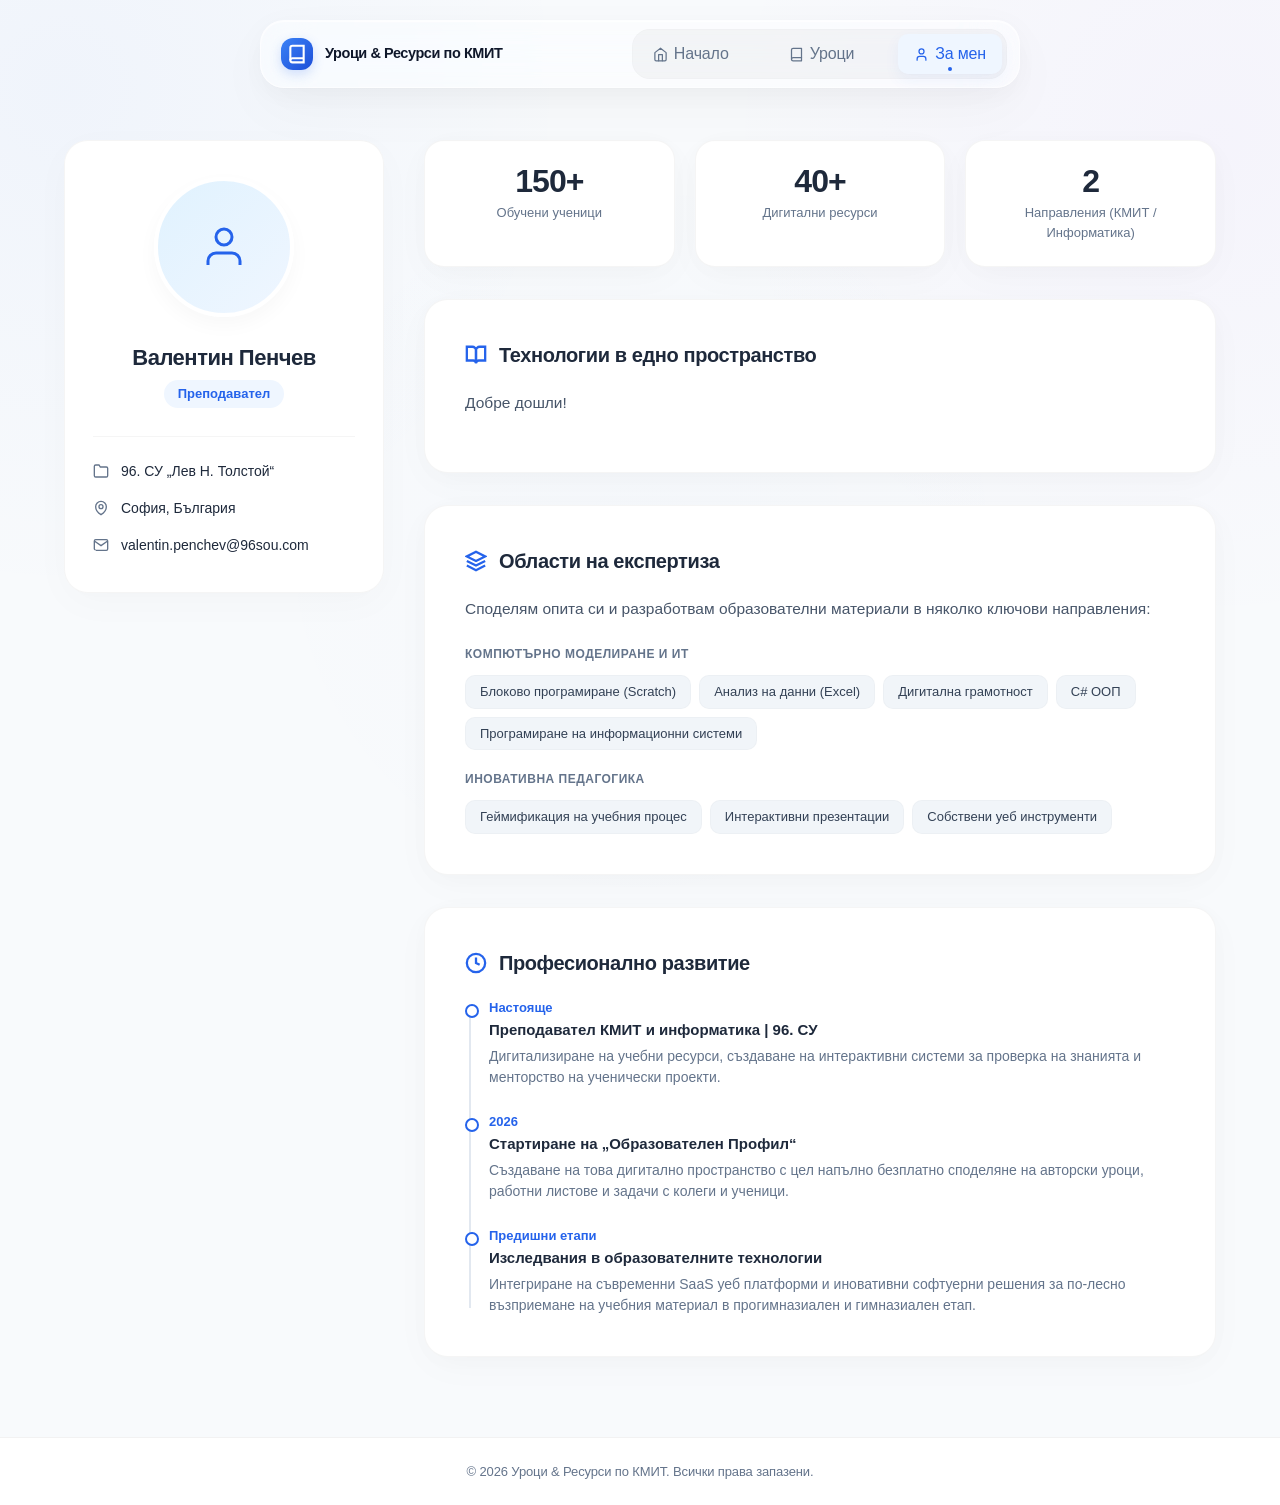
<file: about.html>
<!DOCTYPE html>
<html lang="bg">
<head>
    <meta charset="UTF-8">
    <meta name="viewport" content="width=device-width, initial-scale=1.0">
    <title>За мен | Образователен Профил</title>
    <link rel="stylesheet" href="style.css">
</head>
<body>

    <nav class="main-nav">
    <div class="nav-container">
        <a href="index.html" class="logo-area">
            <div class="logo-icon">
                <svg width="20" height="20" viewBox="0 0 24 24" fill="none" stroke="currentColor" stroke-width="2.5"><path d="M4 19.5A2.5 2.5 0 0 1 6.5 17H20"></path><path d="M4 4.5A2.5 2.5 0 0 1 6.5 2H20v20H6.5A2.5 2.5 0 0 1 4 19.5z"></path></svg>
            </div>
            <span>Уроци & Ресурси по КМИТ</span>
        </a>
        <div class="nav-links">
            <a href="index.html">
                <svg width="15" height="15" viewBox="0 0 24 24" fill="none" stroke="currentColor" stroke-width="2" stroke-linecap="round" stroke-linejoin="round"><path d="m3 9 9-7 9 7v11a2 2 0 0 1-2 2H5a2 2 0 0 1-2-2z"/><polyline points="9 22 9 12 15 12 15 22"/></svg>
                    <span>Начало</span>
            </a>
            <a href="lessons.html">
                <svg width="15" height="15" viewBox="0 0 24 24" fill="none" stroke="currentColor" stroke-width="2" stroke-linecap="round" stroke-linejoin="round"><path d="M4 19.5A2.5 2.5 0 0 1 6.5 17H20"/><path d="M4 4.5A2.5 2.5 0 0 1 6.5 2H20v20H6.5A2.5 2.5 0 0 1 4 19.5z"/></svg>
                    <span>Уроци</span>
            </a>
            <a href="about.html" class="active">
                <svg width="15" height="15" viewBox="0 0 24 24" fill="none" stroke="currentColor" stroke-width="2" stroke-linecap="round" stroke-linejoin="round"><path d="M19 21v-2a4 4 0 0 0-4-4H9a4 4 0 0 0-4 4v2"/><circle cx="12" cy="7" r="4"/></svg>
                <span>За мен</span>
            </a>
        </div>
    </div>
</nav>

    <main class="container about-grid-container">
        
        <aside class="profile-sticky-card">
            <div class="profile-avatar-wrapper">
                <div class="profile-avatar-placeholder">
                    <svg width="48" height="48" viewBox="0 0 24 24" fill="none" stroke="currentColor" stroke-width="1.5"><path d="M20 21v-2a4 4 0 0 0-4-4H8a4 4 0 0 0-4 4v2"></path><circle cx="12" cy="7" r="4"></circle></svg>
                </div>
            </div>
            <h1>Валентин Пенчев</h1> <span class="profile-role-tag">Преподавател</span>
            
            <div class="profile-info-list">
                <div class="info-row">
                    <svg width="16" height="16" viewBox="0 0 24 24" fill="none" stroke="currentColor" stroke-width="2"><path d="M22 19a2 2 0 0 1-2 2H4a2 2 0 0 1-2-2V5a2 2 0 0 1 2-2h5l2 3h9a2 2 0 0 1 2 2z"></path></svg>
                    <span>96. СУ „Лев Н. Толстой“</span>
                </div>
                <div class="info-row">
                    <svg width="16" height="16" viewBox="0 0 24 24" fill="none" stroke="currentColor" stroke-width="2"><path d="M12 22s-8-4.5-8-11.8A8 8 0 0 1 12 2a8 8 0 0 1 8 8.2c0 7.3-8 11.8-8 11.8z"></path><circle cx="12" cy="10" r="3"></circle></svg>
                    <span>София, България</span>
                </div>
                <div class="info-row">
                    <svg width="16" height="16" viewBox="0 0 24 24" fill="none" stroke="currentColor" stroke-width="2"><path d="M4 4h16c1.1 0 2 .9 2 2v12c0 1.1-.9 2-2 2H4c1.1 0-2-.9-2-2V6c0-1.1.9-2 2-2z"></path><polyline points="22,6 12,13 2,6"></polyline></svg>
                    <span>valentin.penchev@96sou.com</span>
                </div>
            </div>
        </aside>

        <section class="about-main-content">
            
            <div class="about-stats-grid">
                <div class="stat-mini-box">
                    <div class="stat-num">150+</div>
                    <div class="stat-lbl">Обучени ученици</div>
                </div>
                <div class="stat-mini-box">
                    <div class="stat-num">40+</div>
                    <div class="stat-lbl">Дигитални ресурси</div>
                </div>
                <div class="stat-mini-box">
                    <div class="stat-num">2</div>
                    <div class="stat-lbl">Направления (КМИТ / Информатика)</div>
                </div>
            </div>

            <article class="about-modular-card">
                <div class="card-title-area">
                    <div class="card-title-icon">
                        <svg width="22" height="22" viewBox="0 0 24 24" fill="none" stroke="currentColor" stroke-width="2.5"><path d="M2 3h6a4 4 0 0 1 4 4v14a3 3 0 0 0-3-3H2z"></path><path d="M22 3h-6a4 4 0 0 0-4 4v14a3 3 0 0 1 3-3h7z"></path></svg>
                    </div>
                    <h2>Технологии в едно пространство</h2>
                </div>
                <p>
                    Добре дошли! 
                <p>
                    
                </p>
            </article>

            <article class="about-modular-card">
                <div class="card-title-area">
                    <div class="card-title-icon">
                        <svg width="22" height="22" viewBox="0 0 24 24" fill="none" stroke="currentColor" stroke-width="2.5"><polygon points="12 2 2 7 12 12 22 7 12 2"></polygon><polyline points="2 17 12 22 22 17"></polyline><polyline points="2 12 12 17 22 12"></polyline></svg>
                    </div>
                    <h2>Области на експертиза</h2>
                </div>
                <p>Споделям опита си и разработвам образователни материали в няколко ключови направления:</p>
                
                <div class="skills-group-wrapper">
                    <div class="skills-group-title">Компютърно моделиране и ИТ</div>
                    <div class="skills-tags-flex">
                        <span class="skill-tag-pill">Блоково програмиране (Scratch)</span>
                        <span class="skill-tag-pill">Анализ на данни (Excel)</span>
                        <span class="skill-tag-pill">Дигитална грамотност</span>
                        <span class="skill-tag-pill">C# ООП</span>
                        <span class="skill-tag-pill">Програмиране на информационни системи</span>
                    </div>  

                    <div class="skills-group-title">Иновативна Педагогика</div>
                    <div class="skills-tags-flex">
                        <span class="skill-tag-pill">Геймификация на учебния процес</span>
                        <span class="skill-tag-pill">Интерактивни презентации</span>
                        <span class="skill-tag-pill">Собствени уеб инструменти</span>
                    </div>
                </div>
            </article>

            <article class="about-modular-card">
                <div class="card-title-area">
                    <div class="card-title-icon">
                        <svg width="22" height="22" viewBox="0 0 24 24" fill="none" stroke="currentColor" stroke-width="2.5"><circle cx="12" cy="12" r="10"></circle><polyline points="12 6 12 12 16 14"></polyline></svg>
                    </div>
                    <h2>Професионално развитие</h2>
                </div>
                
                <div class="timeline-wrapper">
                    <div class="timeline-node">
                        <div class="timeline-year">Настояще</div>
                        <div class="timeline-title">Преподавател КМИТ и информатика | 96. СУ</div>
                        <div class="timeline-desc">Дигитализиране на учебни ресурси, създаване на интерактивни системи за проверка на знанията и менторство на ученически проекти.</div>
                    </div>
                    <div class="timeline-node">
                        <div class="timeline-year">2026</div>
                        <div class="timeline-title">Стартиране на „Образователен Профил“</div>
                        <div class="timeline-desc">Създаване на това дигитално пространство с цел напълно безплатно споделяне на авторски уроци, работни листове и задачи с колеги и ученици.</div>
                    </div>
                    <div class="timeline-node">
                        <div class="timeline-year">Предишни етапи</div>
                        <div class="timeline-title">Изследвания в образователните технологии</div>
                        <div class="timeline-desc">Интегриране на съвременни SaaS уеб платформи и иновативни софтуерни решения за по-лесно възприемане на учебния материал в прогимназиален и гимназиален етап.</div>
                    </div>
                </div>
            </article>

        </section>
    </main>

    <footer class="main-footer" style="background-color: #ffffff; border-top: 1px solid rgba(0, 0, 0, 0.05); padding: 24px 0; text-align: center;">
        <div class="container">
            <p style="color: var(--text-muted); font-size: 13px; margin: 0; letter-spacing: -0.01em;">
                &copy; 2026 Уроци & Ресурси по КМИТ. Всички права запазени.
            </p>
        </div>
    </footer>

</body>
</html>
</file>
<file: style.css>
:root {
    --bg-base: #f8fafc;
    --bg-card: #ffffff;
    --accent-blue: #2563eb;
    --accent-blue-light: #eff6ff;
    --text-main: #1e293b;
    --text-muted: #64748b;
    --border-color: rgba(0, 0, 0, 0.04);
    
    /* Идентични заобления като на дизайна */
    --radius-card: 24px;
    --radius-pill: 30px;
    --radius-btn: 10px;
    
    /* Изтънчени наслоени сенки */
    --shadow-premium: 0 4px 24px rgba(0, 0, 0, 0.015), 
                      0 10px 40px rgba(0, 0, 0, 0.025);
}

* {
    margin: 0;
    padding: 0;
    box-sizing: border-box;
}

body {
    font-family: -apple-system, BlinkMacSystemFont, "Segoe UI", Roboto, Helvetica, Arial, sans-serif;
    background-color: var(--bg-base);
    color: var(--text-main);
    line-height: 1.5;
    -webkit-font-smoothing: antialiased;
    
    /* Фини, меки дигитални преливания в ъглите точно като на примерите */
    background-image: 
        radial-gradient(circle at 5% 10%, rgba(37, 99, 235, 0.04) 0%, transparent 35%),
        radial-gradient(circle at 95% 15%, rgba(147, 51, 234, 0.03) 0%, transparent 35%),
        radial-gradient(circle at 50% 60%, rgba(37, 99, 235, 0.01) 0%, transparent 50%);
    background-attachment: fixed;
}

.container {
    max-width: 1200px;
    margin: 0 auto;
    padding: 0 24px;
}

/* ==========================================================================
   НОВ PREMIUM HEADER (APPLE / SAAS BLUR STYLE)
   ========================================================================== */
/* ==========================================================================
   THE ULTIMATE FLOATING GLASS DOCK (PREMIUM SAAS STYLE)
   ========================================================================== */
.main-nav {
    position: fixed;
    top: 20px;
    left: 50%;
    transform: translateX(-50%);
    width: calc(100% - 40px);
    max-width: 760px; /* Компактен, за да изглежда като истински dock */
    z-index: 1000;
    
    /* Истински Apple Glassmorphism */
    background: rgba(255, 255, 255, 0.45);
    backdrop-filter: blur(24px) saturate(190%);
    -webkit-backdrop-filter: blur(24px) saturate(190%);
    
    /* Двойна рамка за изтънчен стъклен ръб */
    border: 1px solid rgba(255, 255, 255, 0.6);
    border-radius: 24px;
    
    /* Луксозни наслоени сенки + вътрешна за обем */
    box-shadow: 
        0 1px 2px rgba(0, 0, 0, 0.02),
        0 8px 32px rgba(0, 0, 0, 0.04),
        0 20px 60px rgba(0, 0, 0, 0.03),
        inset 0 1px 1px rgba(255, 255, 255, 0.8);
        
    transition: all 0.4s cubic-bezier(0.16, 1, 0.3, 1);
}

/* Когато потребителят скролира, хедърът става малко по-солиден */
body:has(> *:not(.main-nav):target) .main-nav {
    background: rgba(255, 255, 255, 0.7);
    top: 14px;
}

.nav-container {
    padding: 8px 12px 8px 20px;
    display: flex;
    align-items: center;
    justify-content: space-between;
    width: 100%;
}

/* Лого зона */
.logo-area {
    display: flex;
    align-items: center;
    gap: 12px;
    text-decoration: none;
    color: #0f172a;
    font-weight: 700;
    font-size: 14.5px;
    letter-spacing: -0.03em;
}

.logo-icon {
    background: linear-gradient(135deg, #3b82f6 0%, #1d4ed8 100%);
    color: #ffffff;
    width: 32px;
    height: 32px;
    border-radius: 12px;
    display: flex;
    align-items: center;
    justify-content: center;
    box-shadow: 0 4px 12px rgba(37, 99, 235, 0.2);
}

/* Навигационни линкове като Segmented Control */
.nav-links {
    display: flex;
    align-items: center;
    gap: 6px;
    background: rgba(0, 0, 0, 0.03);
    padding: 4px;
    border-radius: 18px;
    border: 1px solid rgba(0, 0, 0, 0.01);
}

.nav-links a {
    text-decoration: none;
    color: #64748b;
    font-size: 13.5px;
    font-weight: 600;
    letter-spacing: -0.01em;
    padding: 8px 20px;
    border-radius: 14px;
    transition: all 0.25s cubic-bezier(0.16, 1, 0.3, 1);
    position: relative;
}

/* Свеж hover ефект - повдигане и побеляване */
.nav-links a:hover {
    color: #0f172a;
    background: rgba(255, 255, 255, 0.7);
    transform: translateY(-1px);
    box-shadow: 0 4px 12px rgba(0, 0, 0, 0.02);
}

/* Активната страница изпъква брутално в собствен стъклен слой */
.nav-links a.active {
    color: #2563eb;
    background: #ffffff;
    font-weight: 700;
    box-shadow: 
        0 1px 2px rgba(0, 0, 0, 0.01),
        0 6px 16px rgba(37, 99, 235, 0.06);
}

/* Дискретен премиум детайл: малка синя точка под активния линк */
.nav-links a.active::after {
    content: '';
    position: absolute;
    bottom: 3px;
    left: 50%;
    transform: translateX(-50%);
    width: 4px;
    height: 4px;
    background-color: #2563eb;
    border-radius: 50%;
}

/* Бута малко съдържанието надолу, за да не се застъпва от фиксирания dock */
body {
    padding-top: 100px;
}

/* Адаптивност за телефон */
@media (max-width: 600px) {
    .main-nav {
        top: 12px;
        width: calc(100% - 24px);
        border-radius: 20px;
    }
    
    .nav-container {
        padding: 6px 8px;
    }
    
    .logo-area span {
        display: none; /* Скрива текста "Образователен Профил", остава само иконата, за да има място */
    }
    
    .nav-links {
        width: 100%;
        justify-content: space-between;
    }
    
    .nav-links a {
        padding: 8px 0;
        flex: 1;
        text-align: center;
        font-size: 13px;
    }
}

.nav-links {
    display: flex;
    align-items: center;
    gap: 4px; /* Минималистично отстояние между бутоните */
}

.nav-links a {
    text-decoration: none;
    color: var(--text-muted);
    font-size: 14px;
    font-weight: 500;
    padding: 8px 16px;
    border-radius: 10px;
    transition: all 0.15s ease;
}

/* Ефект при посочване */
.nav-links a:hover {
    color: var(--text-main);
    background-color: rgba(0, 0, 0, 0.03);
}

/* Стил за активната страница */
.nav-links a.active {
    color: var(--accent-blue);
    background-color: var(--accent-blue-light);
    font-weight: 600;
}

/* Пълна адаптивност за мобилни екрани */
@media (max-width: 600px) {
    .nav-container {
        padding: 10px 16px;
    }
    
    .logo-area span {
        font-size: 15px; /* Малко по-компактно лого на телефон */
    }
    
    .nav-links a {
        padding: 6px 12px; /* По-малки бутони, за да се събират идеално на един ред */
        font-size: 13px;
    }
}

.nav-links a:hover, .nav-links a.active {
    color: var(--accent-blue);
}

.nav-right-actions {
    display: flex;
    align-items: center;
}



/* Hero Секция */
.hero-section {
    padding: 40px 0 50px 0;
}

.hero-wrapper {
    display: grid;
    grid-template-columns: 1.1fr 0.9fr;
    align-items: center;
    gap: 64px;
}

.hero-badge {
    background-color: #e0f2fe;
    color: var(--accent-blue);
    font-size: 12px;
    font-weight: 600;
    padding: 6px 16px;
    border-radius: var(--radius-pill);
    display: inline-block;
    margin-bottom: 24px;
}

.hero-content h1 {
    font-size: 46px;
    font-weight: 800;
    letter-spacing: -1.5px;
    line-height: 1.15;
    margin-bottom: 24px;
}

.hero-content p {
    color: var(--text-muted);
    font-size: 18px;
    line-height: 1.5;
    margin-bottom: 36px;
}

.btn-primary {
    display: inline-flex;
    align-items: center;
    gap: 8px;
    background-color: var(--accent-blue);
    color: white;
    text-decoration: none;
    padding: 14px 28px;
    border-radius: var(--radius-btn);
    font-weight: 600;
    font-size: 15px;
    transition: all 0.25s ease;
    box-shadow: 0 4px 14px rgba(37, 99, 235, 0.15);
}

.btn-primary:hover {
    background-color: #1d4ed8;
    transform: translateY(-2px);
    box-shadow: 0 6px 20px rgba(37, 99, 235, 0.25);
}

.hero-image-wrapper {
    position: relative;
}

.hero-main-img {
    width: 100%;
    height: 320px;
    object-fit: cover;
    border-radius: var(--radius-card);
    box-shadow: var(--shadow-premium);
}

.floating-stats-card {
    position: absolute;
    bottom: -15px;
    right: -15px;
    background: rgba(255, 255, 255, 0.9);
   /*  backdrop-filter: blur(10px); */
    border: 1px solid rgba(255, 255, 255, 0.6);
    padding: 16px 20px;
    border-radius: 16px;
    box-shadow: 0 10px 30px rgba(0,0,0,0.04);
    display: flex;
    align-items: center;
    gap: 12px;
}

.stats-icon-box {
    background-color: var(--accent-blue-light);
    color: var(--accent-blue);
    width: 40px;
    height: 40px;
    border-radius: 50%;
    display: flex;
    align-items: center;
    justify-content: center;
}

.stats-text strong { display: block; font-size: 14px; font-weight: 600; }
.stats-text span { font-size: 12px; color: var(--text-muted); }

/* Контентна подредба */
.main-content-section {
    padding: 20px 0;
}

.section-header-row {
    display: flex;
    justify-content: space-between;
    align-items: center;
    margin-bottom: 32px;
}

.section-title {
    font-size: 24px;
    font-weight: 700;
    letter-spacing: -0.5px;
}

.view-all-link {
    color: var(--accent-blue);
    text-decoration: none;
    font-size: 14px;
    font-weight: 600;
    display: flex;
    align-items: center;
    gap: 4px;
}

.content-layout-grid {
    display: grid;
    grid-template-columns: 1fr 1fr 340px;
    gap: 32px;
}

/* Страница с пълен каталог (Скриване на страничната лента при нужда) */
.full-width-catalog {
    grid-template-columns: repeat(auto-fill, minmax(340px, 1fr));
}

/* Новият дизайн на плочките (Картите) с вградени бутони */
.premium-card {
    background-color: var(--bg-card);
    border-radius: var(--radius-card);
    border: 1px solid var(--border-color);
    box-shadow: var(--shadow-premium);
    overflow: hidden;
    display: flex;
    flex-direction: column;
    transition: transform 0.25s ease, box-shadow 0.25s ease;
}

.premium-card:hover {
    transform: translateY(-4px);
    box-shadow: 0 16px 36px rgba(0, 0, 0, 0.04);
}

.card-media-box {
    height: 170px;
    background-color: #f1f5f9;
    position: relative;
}

.card-media-box img {
    width: 100%;
    height: 100%;
    object-fit: cover;
}

.bookmark-btn {
    position: absolute;
    top: 16px;
    right: 16px;
    background: rgba(255, 255, 255, 0.9);
    border: none;
    width: 36px;
    height: 36px;
    border-radius: 50%;
    display: flex;
    align-items: center;
    justify-content: center;
    cursor: pointer;
    color: var(--text-muted);
}

.card-info-content {
    padding: 24px;
    display: flex;
    flex-direction: column;
    flex-grow: 1;
}

.card-badge-row {
    display: flex;
    gap: 8px;
    margin-bottom: 12px;
}

.mini-badge {
    font-size: 11px;
    font-weight: 600;
    padding: 4px 10px;
    border-radius: 8px;
}

.badge-gray { background-color: #f1f5f9; color: var(--text-main); }
.badge-blue { background-color: var(--accent-blue-light); color: var(--accent-blue); }

.premium-card h3 {
    font-size: 17px;
    font-weight: 700;
    line-height: 1.4;
    margin-bottom: 6px;
}

.card-desc {
    color: var(--text-muted);
    font-size: 13px;
    margin-bottom: 20px;
}

/* Секция с двата бутона вътре в плочката */
.card-action-row {
    display: flex;
    gap: 10px;
    margin-top: auto; /* Натиска бутоните винаги на дъното */
    margin-bottom: 20px;
}

.btn-card-view {
    flex: 1;
    text-align: center;
    background-color: #475569; /* Стил от демото */
    color: white;
    text-decoration: none;
    font-size: 13px;
    font-weight: 600;
    padding: 10px 0;
    border-radius: var(--radius-btn);
    transition: background 0.2s;
}

.btn-card-view:hover { background-color: #334155; }

.btn-card-download {
    flex: 1;
    text-align: center;
    background-color: transparent;
    color: #475569;
    border: 1px solid #cbd5e1;
    text-decoration: none;
    font-size: 13px;
    font-weight: 600;
    padding: 9px 0;
    border-radius: var(--radius-btn);
    transition: all 0.2s;
}

.btn-card-download:hover {
    background-color: #f8fafc;
    border-color: #94a3b8;
}

.card-footer-meta {
    border-top: 1px solid var(--border-color);
    padding-top: 14px;
    display: flex;
    justify-content: space-between;
    align-items: center;
    font-size: 12px;
    color: var(--text-muted);
}

.author-box { display: flex; align-items: center; gap: 6px; }
.author-avatar { width: 18px; height: 18px; border-radius: 50%; background-color: #cbd5e1; }

/* Страничен блок Категории */
.categories-sidebar-block {
    background-color: var(--bg-card);
    border-radius: var(--radius-card);
    border: 1px solid var(--border-color);
    box-shadow: var(--shadow-premium);
    padding: 24px;
    height: fit-content;
}

.sidebar-title { font-size: 16px; font-weight: 700; margin-bottom: 20px; }

.category-item-link {
    display: flex; align-items: center; justify-content: space-between;
    text-decoration: none; color: var(--text-main);
    padding: 12px 0; border-bottom: 1px solid rgba(0,0,0,0.01);
    font-size: 14px; font-weight: 500; transition: color 0.2s;
}

.category-item-link:last-child { border-bottom: none; }
.category-left-side { display: flex; align-items: center; gap: 12px; }
.cat-icon-holder { width: 32px; height: 32px; border-radius: 8px; display: flex; align-items: center; justify-content: center; }
.cat-blue { background-color: #eff6ff; color: #2563eb; }
.cat-green { background-color: #f0fdf4; color: #16a34a; }
.cat-orange { background-color: #fff7ed; color: #ea580c; }
.cat-purple { background-color: #faf5ff; color: #9333ea; }
.category-right-side { display: flex; align-items: center; gap: 8px; color: var(--text-muted); font-size: 13px; }
.category-item-link:hover { color: var(--accent-blue); }

/* Филтри за страницата с уроци */
.filters-container-box {
    background-color: var(--bg-card);
    border-radius: var(--radius-card);
    padding: 24px;
    margin-bottom: 40px;
    border: 1px solid var(--border-color);
    box-shadow: var(--shadow-premium);
}

.filter-group-wrapper {
    display: flex;
    flex-direction: column;
    gap: 8px;
    margin-bottom: 16px;
}

.filter-group-wrapper:last-child { margin-bottom: 0; }
.filter-title-label { font-size: 11px; font-weight: 700; color: var(--text-muted); text-transform: uppercase; letter-spacing: 0.5px; }
.filter-pills-row { display: flex; gap: 8px; flex-wrap: wrap; }

.filter-pill-btn {
    background-color: #f1f5f9;
    border: none;
    color: var(--text-main);
    padding: 8px 16px;
    font-size: 13px;
    font-weight: 500;
    border-radius: var(--radius-btn);
    cursor: pointer;
    transition: all 0.2s;
}

.filter-pill-btn:hover { background-color: #e2e8f0; }
.filter-pill-btn.active { background-color: var(--text-main); color: #ffffff; }

/* Долен бар екстри */
.bottom-features-bar {
    border-top: 1px solid var(--border-color);
    background-color: rgba(255, 255, 255, 0.6);
    /* backdrop-filter: blur(10px); */
    padding: 32px 0;
    margin-top: 60px;
}

.features-flex-container { display: flex; justify-content: space-around; gap: 24px; }
.feature-pill-item { display: flex; align-items: center; gap: 12px; }
.f-icon-circle { width: 44px; height: 44px; border-radius: 50%; background-color: #ffffff; color: var(--accent-blue); display: flex; align-items: center; justify-content: center; box-shadow: 0 2px 10px rgba(0,0,0,0.02); }
.f-info-text strong { display: block; font-size: 14px; font-weight: 600; }
.f-info-text span { font-size: 12px; color: var(--text-muted); }

/* За мен страница стилове */
.about-layout-grid { display: grid; grid-template-columns: 300px 1fr; gap: 40px; margin-top: 40px; }
.profile-card-sidebar { background-color: var(--bg-card); border-radius: var(--radius-card); padding: 32px; text-align: center; border: 1px solid var(--border-color); box-shadow: var(--shadow-premium); height: fit-content; }
.avatar-img-circle { width: 130px; height: 130px; border-radius: 50%; object-fit: cover; margin-bottom: 20px; }
.profile-card-sidebar h2 { font-size: 20px; font-weight: 700; }
.profile-card-sidebar p { color: var(--text-muted); font-size: 14px; margin-bottom: 20px; }
.profile-meta-details { text-align: left; border-top: 1px solid var(--border-color); padding-top: 20px; display: flex; flex-direction: column; gap: 14px; }
.meta-block { display: flex; flex-direction: column; font-size: 13px; }
.meta-block-label { font-size: 10px; font-weight: 700; color: var(--text-muted); text-transform: uppercase; margin-bottom: 2px; }
.about-main-text-area { display: flex; flex-direction: column; gap: 24px; }
.about-text-card { background-color: var(--bg-card); border-radius: var(--radius-card); padding: 32px; border: 1px solid var(--border-color); box-shadow: var(--shadow-premium); }
.about-text-card h3 { font-size: 18px; font-weight: 700; margin-bottom: 16px; }
.about-text-card p { font-size: 15px; color: #334155; line-height: 1.6; }

@media (max-width: 1024px) {
    .content-layout-grid { grid-template-columns: 1fr 1fr; }
    .categories-sidebar-block { grid-column: span 2; }
}
@media (max-width: 768px) {
    .hero-wrapper, .about-layout-grid { grid-template-columns: 1fr; gap: 40px; }
    .content-layout-grid { grid-template-columns: 1fr; }
    .categories-sidebar-block { grid-column: span 1; }
    .features-flex-container { flex-direction: column; }
}
/* Контейнер за падащото меню */
.download-dropdown-container {
    position: relative;
    flex: 1;
}

/* Модификация на бутона, за да заприлича на меню */
.btn-card-download.toggle-dropdown-btn {
    width: 100%;
    display: inline-flex;
    align-items: center;
    justify-content: center;
    gap: 6px;
    cursor: pointer;
    background-color: transparent;
}

/* Стилове за самото падащо меню (SaaS премиум изглед) */
.card-dropdown-menu {
    position: absolute;
    bottom: 125%; /* Появява се плавно над бутона */
    left: 0;
    right: 0;
    background-color: #ffffff;
    border: 1px solid rgba(0, 0, 0, 0.06);
    border-radius: 14px;
    box-shadow: 0 10px 30px rgba(0, 0, 0, 0.08);
    padding: 6px;
    display: none; /* Скрито по подразбиране */
    flex-direction: column;
    gap: 2px;
    z-index: 10;
    animation: slideUp 0.2s ease;
}

/* Класът, който ще се добавя с JavaScript при клик */
.card-dropdown-menu.active {
    display: flex;
}

/* Списъкът с линкове вътре в менюто */
.dropdown-item {
    display: flex;
    align-items: center;
    gap: 10px;
    padding: 10px 12px;
    color: var(--text-main);
    text-decoration: none;
    font-size: 13px;
    font-weight: 500;
    border-radius: 8px;
    transition: background-color 0.15s ease;
}

/* Ефект при посочване на конкретен ресурс */
.dropdown-item:hover {
    background-color: var(--accent-blue-light);
    color: var(--accent-blue);
}

/* Анимация за изскачане на менюто */
@keyframes slideUp {
    from {
        opacity: 0;
        transform: translateY(8px);
    }
    to {
        opacity: 1;
        transform: translateY(0);
    }
}
/* Контейнер за бутоните в плочката */
.card-resources-box {
    display: flex;
    flex-direction: column;
    gap: 8px;
    margin-top: 14px;
    margin-bottom: 18px;
}

/* Стил за всеки самостоятелен бутон */
.btn-resource-single {
    display: flex;
    align-items: center;
    justify-content: space-between;
    background-color: #f8fafc;
    color: #334155;
    text-decoration: none;
    font-size: 13px;
    font-weight: 600;
    padding: 10px 14px;
    border-radius: 10px;
    border: 1px solid #e2e8f0;
    transition: all 0.2s ease;
}

/* Ховър ефект при посочване */
.btn-resource-single:hover {
    background-color: #f0f5ff; /* Леко синьо */
    color: #2563eb; /* Основно синьо */
    border-color: rgba(37, 99, 235, 0.2);
    transform: translateX(3px); /* Леко мръдване за SaaS усещане */
}

.btn-resource-text-side {
    display: flex;
    align-items: center;
    gap: 8px;
}
/* ==========================================================================
   ГЛОБАЛНИ КОРЕКЦИИ ЗА НАВИГАЦИЯ И ЧЕТИМОСТ НА ПЛОЧКИТЕ
   ========================================================================== */

/* Подравняване на менюто вдясно */
.main-nav .nav-container {
    display: flex;
    justify-content: space-between;
    align-items: center;
}

.main-nav .nav-links {
    display: flex;
    gap: 28px;
    margin-left: auto; /* Избутва линковете в крайно дясно положение */
}

.main-nav .nav-links a {
    font-size: 16px; /* По-голям и четим шрифт на менюто */
    font-weight: 500;
    text-decoration: none;
}

/* По-голям и четим текст в плочките (картите с уроци) */
.premium-card h3, .lesson-card h3 {
    font-size: 20px; /* Увеличено заглавие */
    line-height: 1.4;
    margin-bottom: 10px;
    color: var(--text-main);
    font-weight: 600;
}

.premium-card .card-desc, .lesson-card .card-desc, .lesson-card p {
    font-size: 15px; /* Оптимален размер за продължително четене */
    line-height: 1.6; /* По-голямо въздушно пространство между редовете */
    color: #475569; /* По-тъмен, силно контрастен цвят (намалява умората на очите) */
}

/* Текст на бутоните за ресурси в плочките */
.btn-resource-single span, .resource-link span {
    font-size: 14.5px;
    font-weight: 500;
}
/* ==========================================================================
   СТИЛОВЕ ЗА СТРАНИЦА "ЗА МЕН" (PREMIUM MODULAR LAYOUT)
   ========================================================================== */

/* Основна контентна зона */
.about-grid-container {
    display: grid;
    grid-template-columns: 320px 1fr;
    gap: 40px;
    margin-top: 40px;
    margin-bottom: 80px;
}

/* Профилна карта (Вляво) */
.profile-sticky-card {
    background-color: var(--bg-card);
    border-radius: var(--radius-card);
    border: 1px solid var(--border-color);
    box-shadow: var(--shadow-premium);
    padding: 36px 28px;
    text-align: center;
    height: fit-content;
    position: sticky;
    top: 100px;
}

.profile-avatar-wrapper {
    position: relative;
    width: 140px;
    height: 140px;
    margin: 0 auto 24px auto;
}

.profile-avatar-placeholder {
    width: 100%;
    height: 100%;
    background: linear-gradient(135deg, #e0f2fe 0%, #eff6ff 100%);
    border-radius: 50%;
    display: flex;
    align-items: center;
    justify-content: center;
    color: var(--accent-blue);
    border: 4px solid #ffffff;
    box-shadow: 0 8px 20px rgba(0,0,0,0.03);
}

.profile-sticky-card h1 {
    font-size: 22px;
    font-weight: 700;
    letter-spacing: -0.5px;
    color: var(--text-main);
    margin-bottom: 6px;
}

.profile-role-tag {
    font-size: 13px;
    font-weight: 600;
    color: var(--accent-blue);
    background-color: var(--accent-blue-light);
    padding: 4px 14px;
    border-radius: var(--radius-pill);
    display: inline-block;
    margin-bottom: 28px;
}

.profile-info-list {
    text-align: left;
    border-top: 1px solid rgba(0,0,0,0.04);
    padding-top: 24px;
    display: flex;
    flex-direction: column;
    gap: 16px;
}

.info-row {
    display: flex;
    align-items: center;
    gap: 12px;
    font-size: 14px;
    color: var(--text-main);
}

.info-row svg {
    color: var(--text-muted);
    flex-shrink: 0;
}

/* Основна секция с модули (Вдясно) */
.about-main-content {
    display: flex;
    flex-direction: column;
    gap: 32px;
}

/* Секция с микро-статистики (SaaS стил) */
.about-stats-grid {
    display: grid;
    grid-template-columns: repeat(3, 1fr);
    gap: 20px;
}

.stat-mini-box {
    background-color: var(--bg-card);
    border: 1px solid var(--border-color);
    border-radius: 20px;
    padding: 24px;
    box-shadow: var(--shadow-premium);
    text-align: center;
}

.stat-mini-box .stat-num {
    font-size: 32px;
    font-weight: 800;
    color: var(--text-main);
    letter-spacing: -1px;
    line-height: 1;
    margin-bottom: 6px;
}

.stat-mini-box .stat-lbl {
    font-size: 13px;
    color: var(--text-muted);
    font-weight: 500;
}

/* Модулни карти за съдържание */
.about-modular-card {
    background-color: var(--bg-card);
    border: 1px solid var(--border-color);
    border-radius: var(--radius-card);
    padding: 40px;
    box-shadow: var(--shadow-premium);
}

.card-title-area {
    display: flex;
    align-items: center;
    gap: 12px;
    margin-bottom: 20px;
}

.card-title-area h2 {
    font-size: 20px;
    font-weight: 700;
    letter-spacing: -0.4px;
    color: var(--text-main);
}

.card-title-icon {
    color: var(--accent-blue);
    display: flex;
    align-items: center;
}

.about-modular-card p {
    font-size: 15.5px;
    line-height: 1.65;
    color: #475569;
    margin-bottom: 16px;
}

.about-modular-card p:last-child {
    margin-bottom: 0;
}

/* Секция Умения (Skill Tags) */
.skills-group-wrapper {
    margin-top: 24px;
}

.skills-group-title {
    font-size: 12px;
    font-weight: 700;
    color: var(--text-muted);
    text-transform: uppercase;
    letter-spacing: 0.5px;
    margin-bottom: 12px;
    margin-top: 20px;
}

.skills-tags-flex {
    display: flex;
    gap: 8px;
    flex-wrap: wrap;
}

.skill-tag-pill {
    background-color: #f1f5f9;
    color: #334155;
    font-size: 13px;
    font-weight: 500;
    padding: 6px 14px;
    border-radius: 10px;
    border: 1px solid rgba(0,0,0,0.02);
}

/* Минималистичен Хронологичен Таймлайн */
.timeline-wrapper {
    display: flex;
    flex-direction: column;
    gap: 24px;
    position: relative;
    padding-left: 24px;
    margin-top: 10px;
}

.timeline-wrapper::before {
    content: '';
    position: absolute;
    left: 4px;
    top: 8px;
    bottom: 8px;
    width: 2px;
    background-color: #e2e8f0;
}

.timeline-node {
    position: relative;
}

.timeline-node::before {
    content: '';
    position: absolute;
    left: -24px;
    top: 6px;
    width: 10px;
    height: 10px;
    border-radius: 50%;
    background-color: #ffffff;
    border: 2px solid var(--accent-blue);
    z-index: 2;
}

.timeline-year {
    font-size: 13px;
    font-weight: 700;
    color: var(--accent-blue);
    margin-bottom: 2px;
}

.timeline-title {
    font-size: 15px;
    font-weight: 600;
    color: var(--text-main);
    margin-bottom: 4px;
}

.timeline-desc {
    font-size: 14px;
    color: var(--text-muted);
    line-height: 1.5;
}

/* Адаптивност */
@media (max-width: 968px) {
    .about-grid-container {
        grid-template-columns: 1fr;
        gap: 32px;
    }
    .profile-sticky-card {
        position: static;
        width: 100%;
    }
}

@media (max-width: 600px) {
    .about-stats-grid {
        grid-template-columns: 1fr;
        gap: 16px;
    }
    .about-modular-card {
        padding: 24px;
    }
}
/* ==========================================================================
   ИНТЕГРАЦИЯ НА ПОДОБРЕНИЯТА: МОДЕРНА ТЪРСАЧКА И ИНТЕРАКТИВНИ СЕНКИ
   ========================================================================== */

/* Контейнер за търсачката */
.search-wrapper-box {
    position: relative;
    margin-bottom: 24px;
    display: flex;
    align-items: center;
    width: 100%;
}

/* Входно поле за търсене с луксозен дизайн */
.search-input-field {
    width: 100%;
    padding: 14px 16px 14px 46px;
    font-size: 14.5px;
    background-color: #f1f5f9;
    border: 1px solid transparent;
    border-radius: var(--radius-btn);
    color: var(--text-main);
    transition: all 0.25s cubic-bezier(0.4, 0, 0.2, 1);
    font-family: inherit;
}

/* Ефект при фокус на търсачката */
.search-input-field:focus {
    outline: none;
    background-color: #ffffff;
    border-color: var(--accent-blue);
    box-shadow: 0 0 0 4px var(--accent-blue-light);
}

/* Позициониране на SVG иконката (лупа) */
.search-icon-svg {
    position: absolute;
    left: 16px;
    color: var(--text-muted);
    pointer-events: none;
    transition: color 0.25s ease;
}

.search-input-field:focus + .search-icon-svg {
    color: var(--accent-blue);
}

/* Кръстосана микро-анимация при посочване на картите (Уроците) */
.premium-card {
    transition: transform 0.3s cubic-bezier(0.25, 0.8, 0.25, 1), box-shadow 0.3s ease !important;
}

.premium-card:hover {
    transform: translateY(-6px);
    box-shadow: 0 22px 40px rgba(0, 0, 0, 0.05), 
                0 12px 20px rgba(0, 0, 0, 0.02) !important;
}

/* Стил за бутоните-филтри при посочване */
.filter-pill-btn {
    transition: all 0.2s ease-in-out;
}
.filter-pill-btn:hover:not(.active) {
    background-color: #e2e8f0;
    color: var(--text-main);
}

/* ==========================================================================
   МОБИЛНА АДАПТИВНОСТ (MOBILE NAVIGATION DOCK)
   ========================================================================== */
@media (max-width: 768px) {
    .main-nav {
        position: fixed;
        top: auto;
        bottom: 16px;
        left: 16px;
        right: 16px;
        width: calc(100% - 32px);
        max-width: 450px;
        margin: 0 auto;
        border-radius: 20px;
        box-shadow: 0 12px 35px rgba(0, 0, 0, 0.08);
        background: rgba(255, 255, 255, 0.85);
        backdrop-filter: blur(14px);
        -webkit-backdrop-filter: blur(14px);
        border: 1px solid rgba(255, 255, 255, 0.6);
        padding: 8px 12px;
        z-index: 9999;
    }

    .main-nav .logo-area { display: none; }
    .main-nav .nav-links { display: flex; justify-content: space-around; width: 100%; gap: 0 !important; margin-left: 0 !important; }
    .main-nav .nav-links a { font-size: 14px !important; padding: 10px 0; flex: 1; text-align: center; border-radius: 12px; }
    .main-nav .nav-links a.active::after { display: none; }
    .main-nav .nav-links a.active { background-color: var(--accent-blue-light); color: var(--accent-blue) !important; font-weight: 600; }
    
    body { padding-bottom: 100px !important; }
    .hero-wrapper { flex-direction: column !important; text-align: center; gap: 28px; }
    .hero-actions { justify-content: center; }
    .hero-image-wrapper { width: 100% !important; }
    .content-layout-grid { display: flex !important; flex-direction: column !important; gap: 20px; }
}
/* Луксозно оцветяване на активните бутони според изискването */
.filter-pill-btn[data-value="КМИТ"].active {
    background-color: #16a34a !important; /* Наситено зелено */
    color: #ffffff !important;
}

.filter-pill-btn[data-value="Информатика"].active {
    background-color: #a855f7 !important; /* Красиво SaaS лилаво */
    color: #ffffff !important;
}

.btn-resource-title-wrapper {
    display: flex;
    align-items: center;
    gap: 10px; /* Разстояние между иконката и текста */
}

/* Стил за вашите собствени иконки от папка resources */
.btn-custom-icon {
    width: 18px;
    height: 18px;
    object-fit: contain;
    flex-shrink: 0; /* Предпазва иконката от свиване при дълъг текст */
}

.main-nav .nav-links a, .filter-pill-btn, .mini-badge, .btn-resource-single {
        display: inline-flex !important;
        align-items: center !important;
        gap: 6px !important;
    }

    /* НОВО: Прави картите в каталога независими и предотвратява бялото пространство */
    #lessons-grid {
        align-items: start !important;
    }
    /* Стилизиране на страниците (Pagination) */
.pagination-container {
    display: flex;
    justify-content: center;
    align-items: center;
    gap: 8px;
    margin-top: 50px;
    margin-bottom: 30px;
    width: 100%;
}

.pagination-container button {
    background-color: #ffffff;
    color: #475569;
    border: 1px solid rgba(0, 0, 0, 0.06);
    padding: 10px 16px;
    font-size: 14px;
    font-weight: 600;
    border-radius: 10px;
    cursor: pointer;
    transition: all 0.2s ease;
    min-width: 40px;
}

.pagination-container button:hover {
    background-color: #f1f5f9;
    color: var(--accent-blue);
    border-color: rgba(37, 99, 235, 0.2);
}

.pagination-container button.active {
    background-color: var(--accent-blue) !important;
    color: #ffffff !important;
    border-color: var(--accent-blue) !important;
    box-shadow: 0 4px 12px rgba(37, 99, 235, 0.2);
}

.pagination-container button:disabled {
    background-color: #f8fafc;
    color: #cbd5e1;
    cursor: not-allowed;
    border-color: rgba(0, 0, 0, 0.02);
}
</file>
